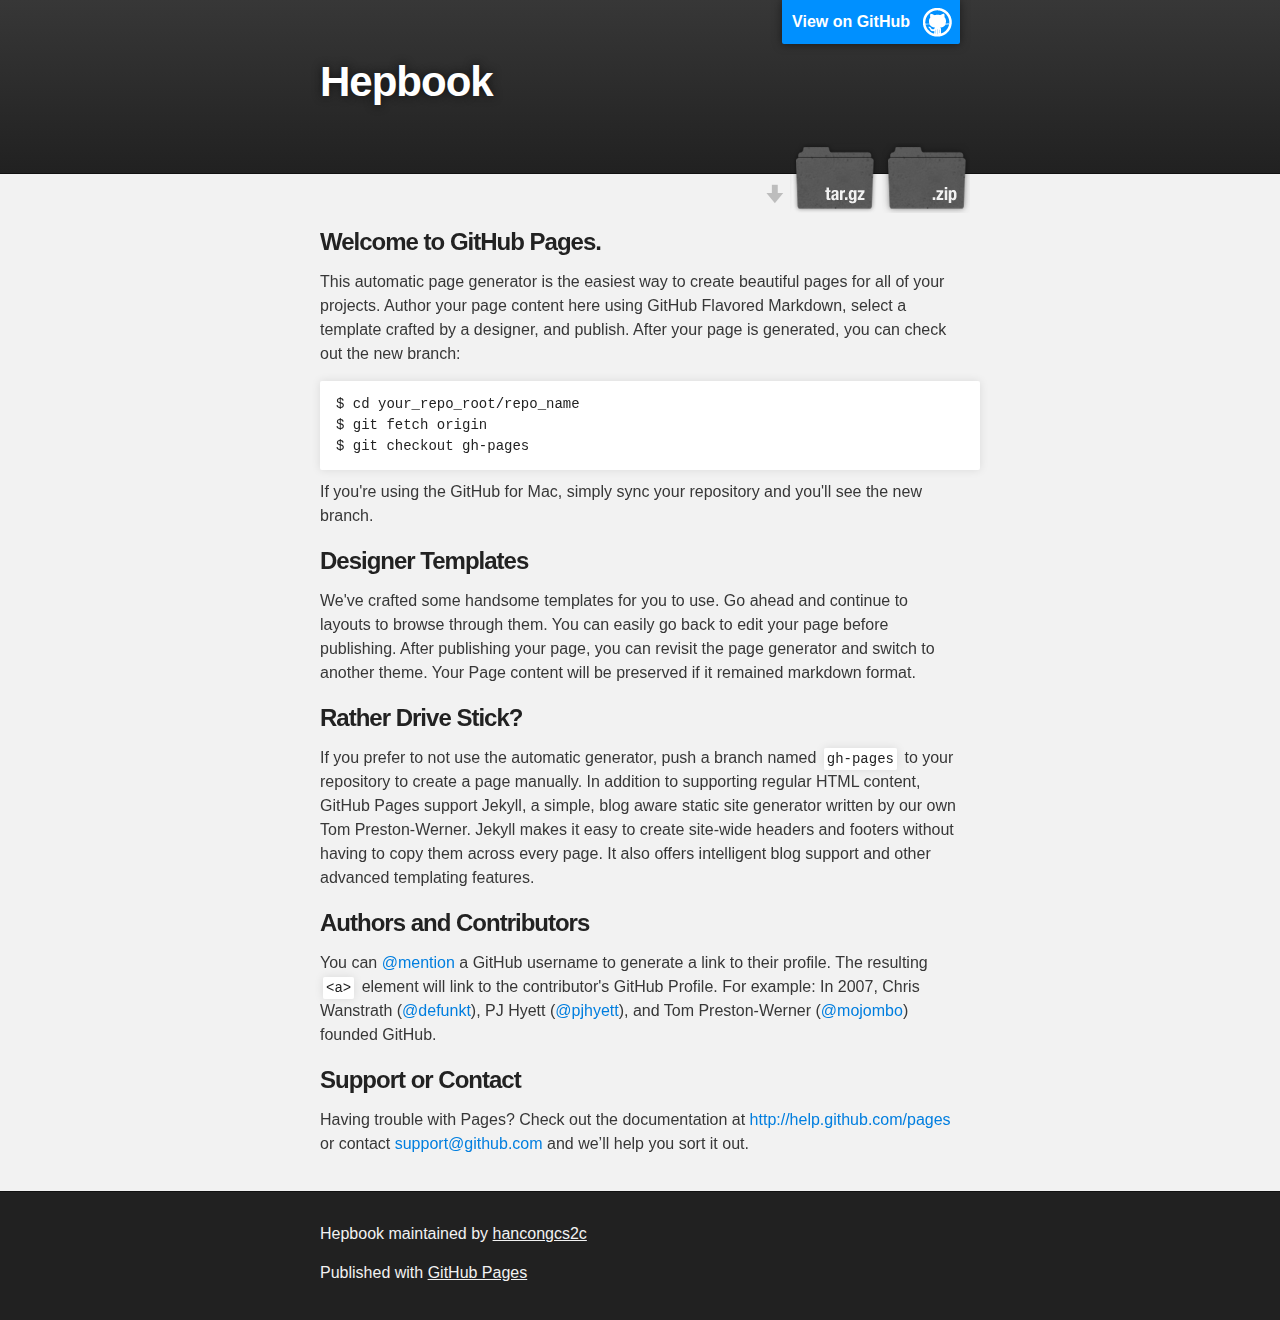
<file: index.html>
<!DOCTYPE html>
<html>

  <head>
    <meta charset='utf-8' />
    <meta http-equiv="X-UA-Compatible" content="chrome=1" />
    <meta name="description" content="Hepbook : " />

    <link rel="stylesheet" type="text/css" media="screen" href="stylesheets/stylesheet.css">

    <title>Hepbook</title>
  </head>

  <body>

    <!-- HEADER -->
    <div id="header_wrap" class="outer">
        <header class="inner">
          <a id="forkme_banner" href="https://github.com/hancongcs2c/hepbook">View on GitHub</a>

          <h1 id="project_title">Hepbook</h1>
          <h2 id="project_tagline"></h2>

            <section id="downloads">
              <a class="zip_download_link" href="https://github.com/hancongcs2c/hepbook/zipball/master">Download this project as a .zip file</a>
              <a class="tar_download_link" href="https://github.com/hancongcs2c/hepbook/tarball/master">Download this project as a tar.gz file</a>
            </section>
        </header>
    </div>

    <!-- MAIN CONTENT -->
    <div id="main_content_wrap" class="outer">
      <section id="main_content" class="inner">
        <h3>
<a name="welcome-to-github-pages" class="anchor" href="#welcome-to-github-pages"><span class="octicon octicon-link"></span></a>Welcome to GitHub Pages.</h3>

<p>This automatic page generator is the easiest way to create beautiful pages for all of your projects. Author your page content here using GitHub Flavored Markdown, select a template crafted by a designer, and publish. After your page is generated, you can check out the new branch:</p>

<pre><code>$ cd your_repo_root/repo_name
$ git fetch origin
$ git checkout gh-pages
</code></pre>

<p>If you're using the GitHub for Mac, simply sync your repository and you'll see the new branch.</p>

<h3>
<a name="designer-templates" class="anchor" href="#designer-templates"><span class="octicon octicon-link"></span></a>Designer Templates</h3>

<p>We've crafted some handsome templates for you to use. Go ahead and continue to layouts to browse through them. You can easily go back to edit your page before publishing. After publishing your page, you can revisit the page generator and switch to another theme. Your Page content will be preserved if it remained markdown format.</p>

<h3>
<a name="rather-drive-stick" class="anchor" href="#rather-drive-stick"><span class="octicon octicon-link"></span></a>Rather Drive Stick?</h3>

<p>If you prefer to not use the automatic generator, push a branch named <code>gh-pages</code> to your repository to create a page manually. In addition to supporting regular HTML content, GitHub Pages support Jekyll, a simple, blog aware static site generator written by our own Tom Preston-Werner. Jekyll makes it easy to create site-wide headers and footers without having to copy them across every page. It also offers intelligent blog support and other advanced templating features.</p>

<h3>
<a name="authors-and-contributors" class="anchor" href="#authors-and-contributors"><span class="octicon octicon-link"></span></a>Authors and Contributors</h3>

<p>You can <a href="https://github.com/blog/821" class="user-mention">@mention</a> a GitHub username to generate a link to their profile. The resulting <code>&lt;a&gt;</code> element will link to the contributor's GitHub Profile. For example: In 2007, Chris Wanstrath (<a href="https://github.com/defunkt" class="user-mention">@defunkt</a>), PJ Hyett (<a href="https://github.com/pjhyett" class="user-mention">@pjhyett</a>), and Tom Preston-Werner (<a href="https://github.com/mojombo" class="user-mention">@mojombo</a>) founded GitHub.</p>

<h3>
<a name="support-or-contact" class="anchor" href="#support-or-contact"><span class="octicon octicon-link"></span></a>Support or Contact</h3>

<p>Having trouble with Pages? Check out the documentation at <a href="http://help.github.com/pages">http://help.github.com/pages</a> or contact <a href="mailto:support@github.com">support@github.com</a> and we’ll help you sort it out.</p>
      </section>
    </div>

    <!-- FOOTER  -->
    <div id="footer_wrap" class="outer">
      <footer class="inner">
        <p class="copyright">Hepbook maintained by <a href="https://github.com/hancongcs2c">hancongcs2c</a></p>
        <p>Published with <a href="http://pages.github.com">GitHub Pages</a></p>
      </footer>
    </div>

    

  </body>
</html>
</file>
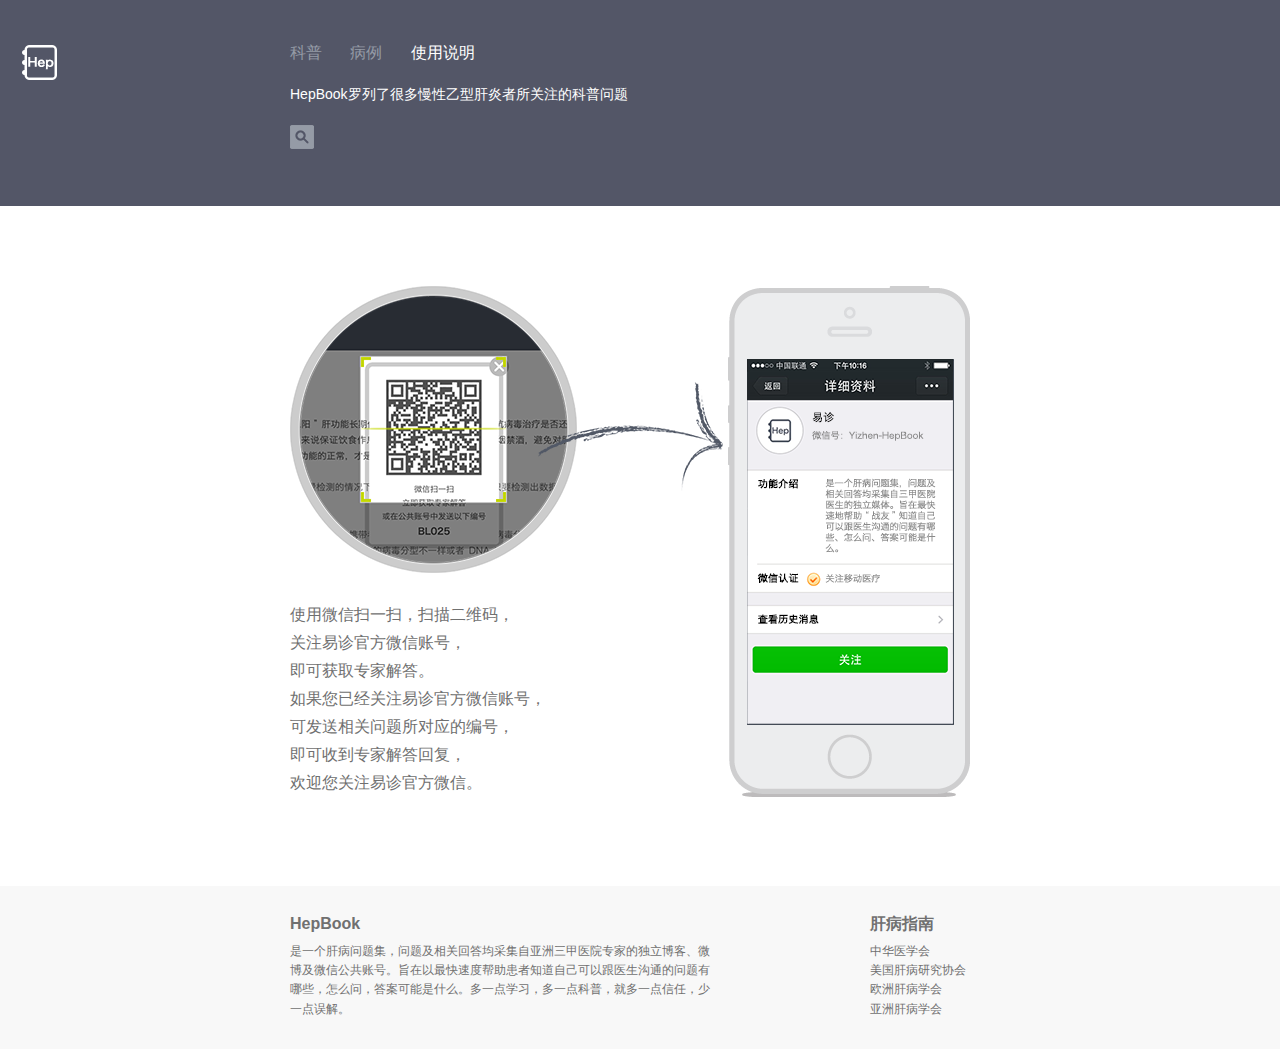
<file: how-to-use.html>
<!DOCTYPE html>
<html>
<head>
  <!-- Standard Meta -->
  <meta charset="utf-8" />
  <meta http-equiv="X-UA-Compatible" content="IE=edge,chrome=1" />
  <meta name="viewport" content="width=device-width, initial-scale=1.0, maximum-scale=1.0" />
  <!-- Site Properities -->
  <title>HepBook</title>

  <link rel="stylesheet" type="text/css" href="css/base.css">
  <link rel="stylesheet" type="text/css" href="css/style.css">

</head>
<body>
<!--header-->
  <div class="header clearfix">
	<p class="hep left"><a href="index.html"  title="hep"></a></p>
	<div class="hep right">
		<p class="nav">
			<a href="index.html">科普</a>
			<a href="">病例</a>
			<a href="how-to-use.html" class="current">使用说明</a>		
		</p>	
		<p class="info">HepBook罗列了很多慢性乙型肝炎者所关注的科普问题</p>
		<form action="list.html">
			<a href="javascript:" class="search-icon"></a><input type="text"selected="selected" name="content">
			<input type="submit" value="search" hidden="hidden">
		</form>
	</div>
	
  </div>
<!--main-->
<div class="main">
<div class="content useway">
    <div class="thumb use clearfix">
	<div class="connect"></div>
	<div class="fl">
		<p class="check"></p>
		<p class="ways">使用微信扫一扫，扫描二维码，
			<br>关注易诊官方微信账号， 
			<br>即可获取专家解答。 
			<br>如果您已经关注易诊官方微信账号， 
			<br>可发送相关问题所对应的编号，
			<br>即可收到专家解答回复，
			<br>欢迎您关注易诊官方微信。</p>
	</div>
	<div class="fl tel"></div>
    </div>
</div>
</div>
<!--footer-->
<div class="footer">
<div class="clearfix">
	<div class="fl">
		<strong>HepBook</strong>
		<p>是一个肝病问题集，问题及相关回答均采集自亚洲三甲医院专家的独立博客、微博及微信公共账号。旨在以最快速度帮助患者知道自己可以跟医生沟通的问题有哪些，怎么问，答案可能是什么。多一点学习，多一点科普，就多一点信任，少一点误解。</p>
	</div>
	<div class="fr">
		<strong>肝病指南</strong>
		<p>
		  <a href="">中华医学会</a> 
		  <a href="">美国肝病研究协会</a> 
		  <a href="">欧洲肝病学会</a> 
		  <a href="">亚洲肝病学会</a> 
		</p>
	</div>
</div>
</div>
  <script src="http://ajax.microsoft.com/ajax/jquery/jquery-2.0.3.min.js"></script>
  <script src="javascript/main.js"></script>
</body>

</html>
</file>
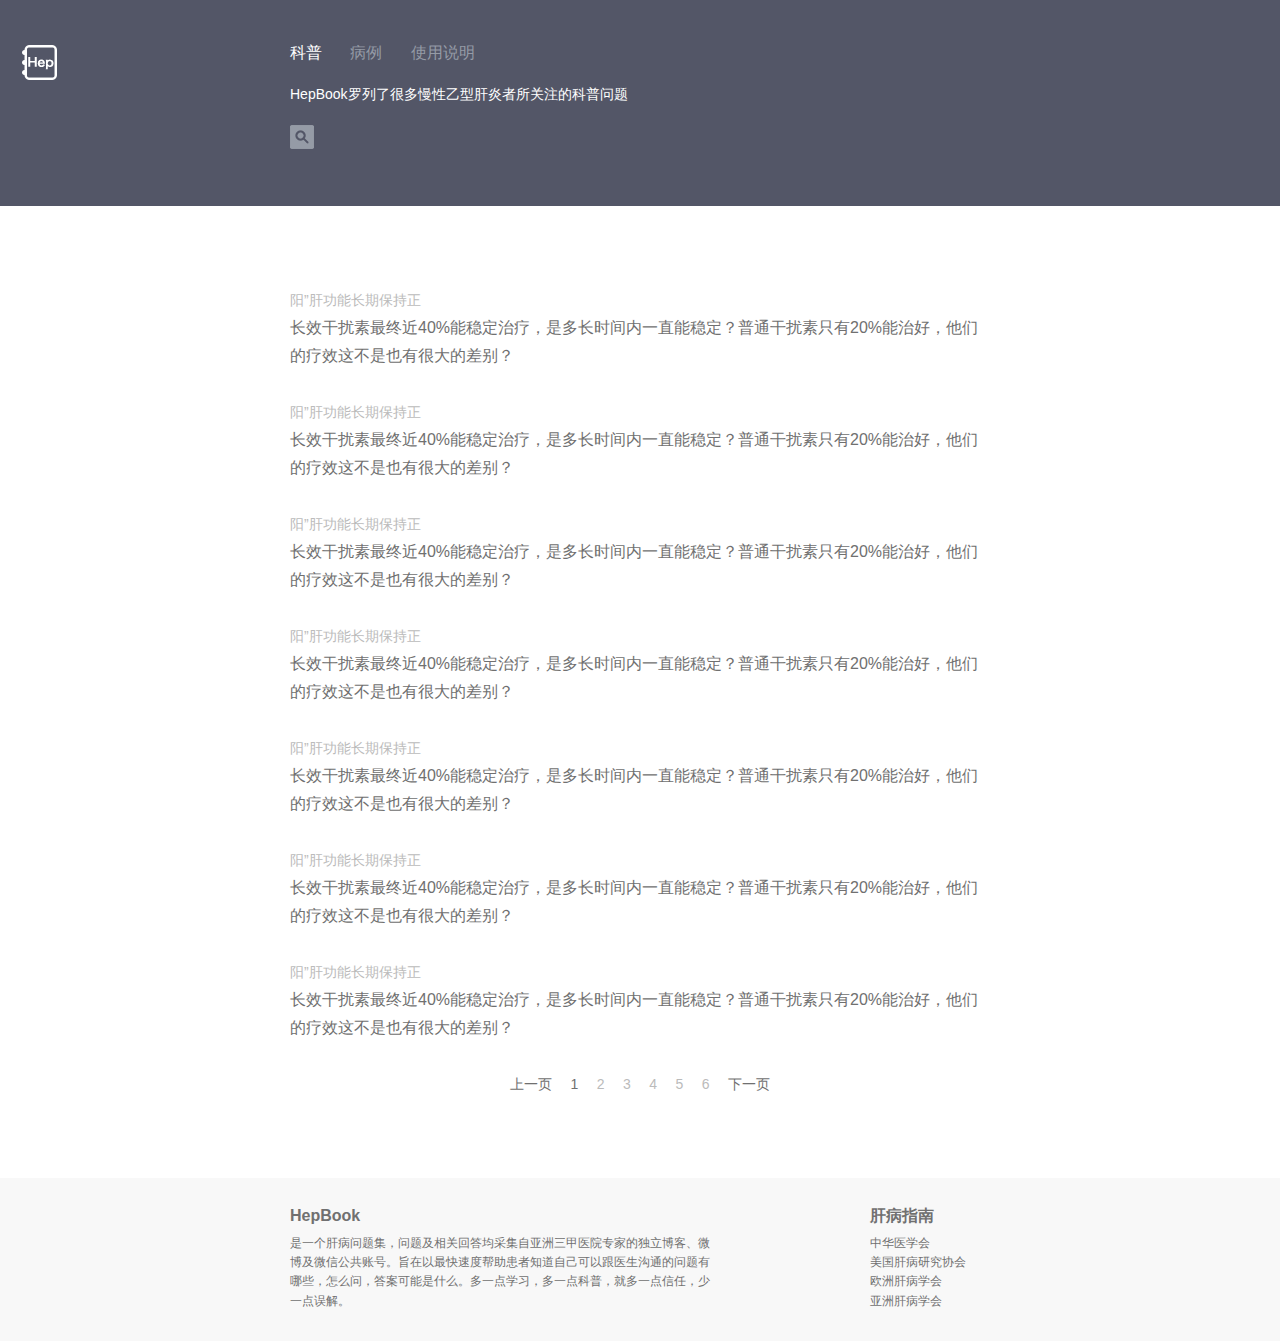
<file: list.html>
<!DOCTYPE html>
<html>
<head>
  <!-- Standard Meta -->
  <meta charset="utf-8" />
  <meta http-equiv="X-UA-Compatible" content="IE=edge,chrome=1" />
  <meta name="viewport" content="width=device-width, initial-scale=1.0, maximum-scale=1.0" />
  <!-- Site Properities -->
  <title>HepBook</title>

  <link rel="stylesheet" type="text/css" href="css/base.css">
  <link rel="stylesheet" type="text/css" href="css/style.css">

</head>
<body>
<!--header-->
  <div class="header clearfix">
	<p class="hep left"><a href="index.html"  title="hep"></a></p>
	<div class="hep right">
		<p class="nav">
			<a href="index.html" class="current">科普</a>
			<a href="">病例</a>
			<a href="how-to-use.html">使用说明</a>		
		</p>	
		<p class="info">HepBook罗列了很多慢性乙型肝炎者所关注的科普问题</p>
		<form action="list.html">
			<a href="javascript:" class="search-icon"></a><input type="text" name="content">
			<input type="submit" value="search" hidden="hidden">
		</form>
	</div>
	
  </div>
<!--main-->
<div class="main">
<div class="content">
    <div class="thumb list clearfix">
	<ul>
		<li>
			<a href="questions.html">阳”肝功能长期保持正</a>
			<p>长效干扰素最终近40%能稳定治疗，是多长时间内一直能稳定？普通干扰素只有20%能治好，他们的疗效这不是也有很大的差别？</p>
		</li>	
		<li>
			<a href="questions.html">阳”肝功能长期保持正</a>
			<p>长效干扰素最终近40%能稳定治疗，是多长时间内一直能稳定？普通干扰素只有20%能治好，他们的疗效这不是也有很大的差别？</p>
		</li>	
		<li>
			<a href="questions.html">阳”肝功能长期保持正</a>
			<p>长效干扰素最终近40%能稳定治疗，是多长时间内一直能稳定？普通干扰素只有20%能治好，他们的疗效这不是也有很大的差别？</p>
		</li>	
		<li>
			<a href="questions.html">阳”肝功能长期保持正</a>
			<p>长效干扰素最终近40%能稳定治疗，是多长时间内一直能稳定？普通干扰素只有20%能治好，他们的疗效这不是也有很大的差别？</p>
		</li>	
		<li>
			<a href="questions.html">阳”肝功能长期保持正</a>
			<p>长效干扰素最终近40%能稳定治疗，是多长时间内一直能稳定？普通干扰素只有20%能治好，他们的疗效这不是也有很大的差别？</p>
		</li>	
		<li>
			<a href="questions.html">阳”肝功能长期保持正</a>
			<p>长效干扰素最终近40%能稳定治疗，是多长时间内一直能稳定？普通干扰素只有20%能治好，他们的疗效这不是也有很大的差别？</p>
		</li>	
		<li>
			<a href="questions.html">阳”肝功能长期保持正</a>
			<p>长效干扰素最终近40%能稳定治疗，是多长时间内一直能稳定？普通干扰素只有20%能治好，他们的疗效这不是也有很大的差别？</p>
		</li>	
	</ul>
	
    </div>
    <div class="pageable">
	<p>
	    <a href="">上一页</a>
	    <a href="" class="current">1</a>
	    <a href="">2</a>
	    <a href="">3</a>
	    <a href="">4</a>
	    <a href="">5</a>
	    <a href="">6</a>
	    <a href="">下一页</a>
	</p>
    </div>
</div>
</div>
<!--footer-->
<div class="footer">
<div class="clearfix">
	<div class="fl">
		<strong>HepBook</strong>
		<p>是一个肝病问题集，问题及相关回答均采集自亚洲三甲医院专家的独立博客、微博及微信公共账号。旨在以最快速度帮助患者知道自己可以跟医生沟通的问题有哪些，怎么问，答案可能是什么。多一点学习，多一点科普，就多一点信任，少一点误解。</p>
	</div>
	<div class="fr">
		<strong>肝病指南</strong>
		<p>
		  <a href="">中华医学会</a> 
		  <a href="">美国肝病研究协会</a> 
		  <a href="">欧洲肝病学会</a> 
		  <a href="">亚洲肝病学会</a> 
		</p>
	</div>
</div>
</div>
  <script src="http://ajax.microsoft.com/ajax/jquery/jquery-2.0.3.min.js"></script>
  <script src="javascript/main.js"></script>
</body>

</html>
</file>
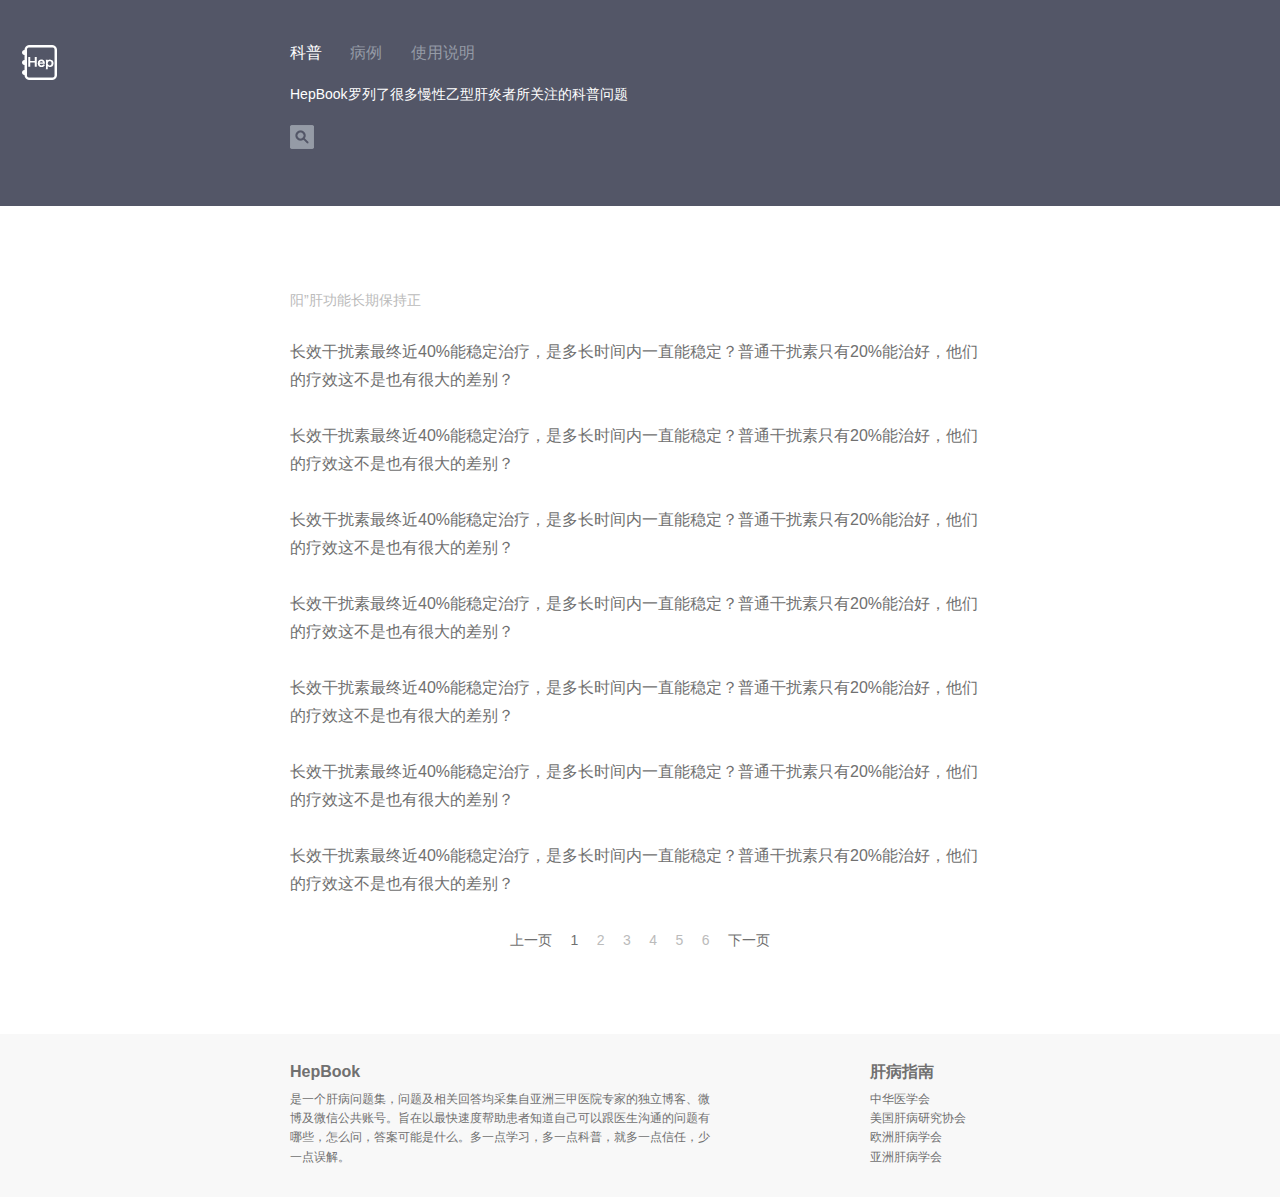
<file: questions.html>
<!DOCTYPE html>
<html>
<head>
  <!-- Standard Meta -->
  <meta charset="utf-8" />
  <meta http-equiv="X-UA-Compatible" content="IE=edge,chrome=1" />
  <meta name="viewport" content="width=device-width, initial-scale=1.0, maximum-scale=1.0" />
  <!-- Site Properities -->
  <title>HepBook</title>

  <link rel="stylesheet" type="text/css" href="css/base.css">
  <link rel="stylesheet" type="text/css" href="css/style.css">

</head>
<body>
<!--header-->
  <div class="header clearfix">
	<p class="hep left"><a href="index.html"  title="hep"></a></p>
	<div class="hep right">
		<p class="nav">
			<a href="index.html" class="current">科普</a>
			<a href="">病例</a>
			<a href="how-to-use.html">使用说明</a>		
		</p>	
		<p class="info">HepBook罗列了很多慢性乙型肝炎者所关注的科普问题</p>
		<form action="list.html">
			<a href="javascript:" class="search-icon"></a><input type="text" name="content">
			<input type="submit" value="search" hidden="hidden">
		</form>
	</div>
	
  </div>
   <!--二维码-->
<div class="code clearfix">
	<a href="javascript:" class="closecode fr"></a>
	<img src="images/code.png">
	<p>微信扫一扫
	   <br>立即获取专家解答
	   <br>或在公共账号中发送以下编号
	   <br><strong>BL025</strong>
	</p>
</div>
<!--main-->
<div class="main">
<div class="content">
    <div class="thumb list clearfix">
	<h2>阳”肝功能长期保持正</h2>
	<ul>
		<li>
		长效干扰素最终近40%能稳定治疗，是多长时间内一直能稳定？普通干扰素只有20%能治好，他们的疗效这不是也有很大的差别？
		</li>	
		<li>
		长效干扰素最终近40%能稳定治疗，是多长时间内一直能稳定？普通干扰素只有20%能治好，他们的疗效这不是也有很大的差别？
		</li>	
		<li>
		长效干扰素最终近40%能稳定治疗，是多长时间内一直能稳定？普通干扰素只有20%能治好，他们的疗效这不是也有很大的差别？
		</li>	
		<li>
		长效干扰素最终近40%能稳定治疗，是多长时间内一直能稳定？普通干扰素只有20%能治好，他们的疗效这不是也有很大的差别？
		</li>	
		<li>
	长效干扰素最终近40%能稳定治疗，是多长时间内一直能稳定？普通干扰素只有20%能治好，他们的疗效这不是也有很大的差别？
		</li>	
		<li>
长效干扰素最终近40%能稳定治疗，是多长时间内一直能稳定？普通干扰素只有20%能治好，他们的疗效这不是也有很大的差别？
		</li>	
		<li>
			长效干扰素最终近40%能稳定治疗，是多长时间内一直能稳定？普通干扰素只有20%能治好，他们的疗效这不是也有很大的差别？
		</li>	
	</ul>
	
    </div>
    <div class="pageable">
	<p>
	    <a href="">上一页</a>
	    <a href="" class="current">1</a>
	    <a href="">2</a>
	    <a href="">3</a>
	    <a href="">4</a>
	    <a href="">5</a>
	    <a href="">6</a>
	    <a href="">下一页</a>
	</p>
    </div>
</div>
</div>
<!--footer-->
<div class="footer">
<div class="clearfix">
	<div class="fl">
		<strong>HepBook</strong>
		<p>是一个肝病问题集，问题及相关回答均采集自亚洲三甲医院专家的独立博客、微博及微信公共账号。旨在以最快速度帮助患者知道自己可以跟医生沟通的问题有哪些，怎么问，答案可能是什么。多一点学习，多一点科普，就多一点信任，少一点误解。</p>
	</div>
	<div class="fr">
		<strong>肝病指南</strong>
		<p>
		  <a href="">中华医学会</a> 
		  <a href="">美国肝病研究协会</a> 
		  <a href="">欧洲肝病学会</a> 
		  <a href="">亚洲肝病学会</a> 
		</p>
	</div>
</div>
</div>
  <script src="http://ajax.microsoft.com/ajax/jquery/jquery-2.0.3.min.js"></script>
  <script src="javascript/main.js"></script>
</body>

</html>
</file>
<file: stylesheets/stylesheet.css>
/*******************************************************************************
Slate Theme for GitHub Pages
by Jason Costello, @jsncostello
*******************************************************************************/

@import url(pygment_trac.css);

/*******************************************************************************
MeyerWeb Reset
*******************************************************************************/

html, body, div, span, applet, object, iframe,
h1, h2, h3, h4, h5, h6, p, blockquote, pre,
a, abbr, acronym, address, big, cite, code,
del, dfn, em, img, ins, kbd, q, s, samp,
small, strike, strong, sub, sup, tt, var,
b, u, i, center,
dl, dt, dd, ol, ul, li,
fieldset, form, label, legend,
table, caption, tbody, tfoot, thead, tr, th, td,
article, aside, canvas, details, embed,
figure, figcaption, footer, header, hgroup,
menu, nav, output, ruby, section, summary,
time, mark, audio, video {
  margin: 0;
  padding: 0;
  border: 0;
  font: inherit;
  vertical-align: baseline;
}

/* HTML5 display-role reset for older browsers */
article, aside, details, figcaption, figure,
footer, header, hgroup, menu, nav, section {
  display: block;
}

ol, ul {
  list-style: none;
}

table {
  border-collapse: collapse;
  border-spacing: 0;
}

/*******************************************************************************
Theme Styles
*******************************************************************************/

body {
  box-sizing: border-box;
  color:#373737;
  background: #212121;
  font-size: 16px;
  font-family: 'Myriad Pro', Calibri, Helvetica, Arial, sans-serif;
  line-height: 1.5;
  -webkit-font-smoothing: antialiased;
}

h1, h2, h3, h4, h5, h6 {
  margin: 10px 0;
  font-weight: 700;
  color:#222222;
  font-family: 'Lucida Grande', 'Calibri', Helvetica, Arial, sans-serif;
  letter-spacing: -1px;
}

h1 {
  font-size: 36px;
  font-weight: 700;
}

h2 {
  padding-bottom: 10px;
  font-size: 32px;
  background: url('../images/bg_hr.png') repeat-x bottom;
}

h3 {
  font-size: 24px;
}

h4 {
  font-size: 21px;
}

h5 {
  font-size: 18px;
}

h6 {
  font-size: 16px;
}

p {
  margin: 10px 0 15px 0;
}

footer p {
  color: #f2f2f2;
}

a {
  text-decoration: none;
  color: #007edf;
  text-shadow: none;

  transition: color 0.5s ease;
  transition: text-shadow 0.5s ease;
  -webkit-transition: color 0.5s ease;
  -webkit-transition: text-shadow 0.5s ease;
  -moz-transition: color 0.5s ease;
  -moz-transition: text-shadow 0.5s ease;
  -o-transition: color 0.5s ease;
  -o-transition: text-shadow 0.5s ease;
  -ms-transition: color 0.5s ease;
  -ms-transition: text-shadow 0.5s ease;
}

a:hover, a:focus {text-decoration: underline;}

footer a {
  color: #F2F2F2;
  text-decoration: underline;
}

em {
  font-style: italic;
}

strong {
  font-weight: bold;
}

img {
  position: relative;
  margin: 0 auto;
  max-width: 739px;
  padding: 5px;
  margin: 10px 0 10px 0;
  border: 1px solid #ebebeb;

  box-shadow: 0 0 5px #ebebeb;
  -webkit-box-shadow: 0 0 5px #ebebeb;
  -moz-box-shadow: 0 0 5px #ebebeb;
  -o-box-shadow: 0 0 5px #ebebeb;
  -ms-box-shadow: 0 0 5px #ebebeb;
}

p img {
  display: inline;
  margin: 0;
  padding: 0;
  vertical-align: middle;
  text-align: center;
  border: none;
}

pre, code {
  width: 100%;
  color: #222;
  background-color: #fff;

  font-family: Monaco, "Bitstream Vera Sans Mono", "Lucida Console", Terminal, monospace;
  font-size: 14px;

  border-radius: 2px;
  -moz-border-radius: 2px;
  -webkit-border-radius: 2px;
}

pre {
  width: 100%;
  padding: 10px;
  box-shadow: 0 0 10px rgba(0,0,0,.1);
  overflow: auto;
}

code {
  padding: 3px;
  margin: 0 3px;
  box-shadow: 0 0 10px rgba(0,0,0,.1);
}

pre code {
  display: block;
  box-shadow: none;
}

blockquote {
  color: #666;
  margin-bottom: 20px;
  padding: 0 0 0 20px;
  border-left: 3px solid #bbb;
}


ul, ol, dl {
  margin-bottom: 15px
}

ul {
  list-style: inside;
  padding-left: 20px;
}

ol {
  list-style: decimal inside;
  padding-left: 20px;
}

dl dt {
  font-weight: bold;
}

dl dd {
  padding-left: 20px;
  font-style: italic;
}

dl p {
  padding-left: 20px;
  font-style: italic;
}

hr {
  height: 1px;
  margin-bottom: 5px;
  border: none;
  background: url('../images/bg_hr.png') repeat-x center;
}

table {
  border: 1px solid #373737;
  margin-bottom: 20px;
  text-align: left;
 }

th {
  font-family: 'Lucida Grande', 'Helvetica Neue', Helvetica, Arial, sans-serif;
  padding: 10px;
  background: #373737;
  color: #fff;
 }

td {
  padding: 10px;
  border: 1px solid #373737;
 }

form {
  background: #f2f2f2;
  padding: 20px;
}

/*******************************************************************************
Full-Width Styles
*******************************************************************************/

.outer {
  width: 100%;
}

.inner {
  position: relative;
  max-width: 640px;
  padding: 20px 10px;
  margin: 0 auto;
}

#forkme_banner {
  display: block;
  position: absolute;
  top:0;
  right: 10px;
  z-index: 10;
  padding: 10px 50px 10px 10px;
  color: #fff;
  background: url('../images/blacktocat.png') #0090ff no-repeat 95% 50%;
  font-weight: 700;
  box-shadow: 0 0 10px rgba(0,0,0,.5);
  border-bottom-left-radius: 2px;
  border-bottom-right-radius: 2px;
}

#header_wrap {
  background: #212121;
  background: -moz-linear-gradient(top, #373737, #212121);
  background: -webkit-linear-gradient(top, #373737, #212121);
  background: -ms-linear-gradient(top, #373737, #212121);
  background: -o-linear-gradient(top, #373737, #212121);
  background: linear-gradient(top, #373737, #212121);
}

#header_wrap .inner {
  padding: 50px 10px 30px 10px;
}

#project_title {
  margin: 0;
  color: #fff;
  font-size: 42px;
  font-weight: 700;
  text-shadow: #111 0px 0px 10px;
}

#project_tagline {
  color: #fff;
  font-size: 24px;
  font-weight: 300;
  background: none;
  text-shadow: #111 0px 0px 10px;
}

#downloads {
  position: absolute;
  width: 210px;
  z-index: 10;
  bottom: -40px;
  right: 0;
  height: 70px;
  background: url('../images/icon_download.png') no-repeat 0% 90%;
}

.zip_download_link {
  display: block;
  float: right;
  width: 90px;
  height:70px;
  text-indent: -5000px;
  overflow: hidden;
  background: url(../images/sprite_download.png) no-repeat bottom left;
}

.tar_download_link {
  display: block;
  float: right;
  width: 90px;
  height:70px;
  text-indent: -5000px;
  overflow: hidden;
  background: url(../images/sprite_download.png) no-repeat bottom right;
  margin-left: 10px;
}

.zip_download_link:hover {
  background: url(../images/sprite_download.png) no-repeat top left;
}

.tar_download_link:hover {
  background: url(../images/sprite_download.png) no-repeat top right;
}

#main_content_wrap {
  background: #f2f2f2;
  border-top: 1px solid #111;
  border-bottom: 1px solid #111;
}

#main_content {
  padding-top: 40px;
}

#footer_wrap {
  background: #212121;
}



/*******************************************************************************
Small Device Styles
*******************************************************************************/

@media screen and (max-width: 480px) {
  body {
    font-size:14px;
  }

  #downloads {
    display: none;
  }

  .inner {
    min-width: 320px;
    max-width: 480px;
  }

  #project_title {
  font-size: 32px;
  }

  h1 {
    font-size: 28px;
  }

  h2 {
    font-size: 24px;
  }

  h3 {
    font-size: 21px;
  }

  h4 {
    font-size: 18px;
  }

  h5 {
    font-size: 14px;
  }

  h6 {
    font-size: 12px;
  }

  code, pre {
    min-width: 320px;
    max-width: 480px;
    font-size: 11px;
  }

}
</file>
<file: css/base.css>
@charset "utf-8";
body,div,dl,dt,dd,ul,ol,li,h1,h2,h3,h4,h5,h6,pre,form,fieldset,input,textarea,p,blockquote,th,td {
margin:0;
padding:0;
}
table {
border-collapse:collapse;
border-spacing:0;
}
fieldset,img {
border:0;
}
address,caption,cite,code,dfn,em,strong,th,var {
font-style:normal;
font-weight:normal;
}
ol,ul {
list-style:none;
}
caption,th {
text-align:left;
}
h1,h2,h3,h4,h5,h6 {
font-size:100%;
font-weight:normal;
}
q:before,q:after {
content:'';
}
abbr,acronym { border:0;
}
</file>
<file: css/style.css>
@charset "utf-8";
body,input{
	font-family:"Classic Grotesque W01","Helvetica Neue",Arial,"Hiragino Sans GB","Microsoft YaHei","WenQuanYi Micro Hei",sans-serif;
	font-size:16px;
	color:#707070;
}
a{
	font-size:14px;
	color:#bbbbbb;
	text-decoration:none;
	display:inline-block;
}
p,a{
	line-height:28px;
}
.fl{
	float:left;
}
.fr{
	float:right;
}
.clearfix:after{
	content:".";
	display:block;
	height:0;
	clear:both;
	visibility:hidden;
}
.header{
	background:#535667;
	color:#fff;
	height:206px;
}

.header a{
	font-size:16px;
	color:#959ba6;
}
.header a:hover{
	color:#797f8b;
	opacity:.6;
}
.header a.current{
	color:#fff;
}

.hep.left{
	position:absolute;
	top:45px;
	left:22px;
}
.hep.right{
	width:700px;
	margin:0 auto;
}
.hep.left a{
	background:url(../images/hep.png) no-repeat;
	width:35px;
	height:35px;
}
p.info{
	font-size:14px;
	padding-bottom: 17px;
}
p.nav{
	padding-top: 39px;
	padding-bottom: 13px;
	font-size:16px;
}
p.nav a{
	margin-right:1.5em;
}

.search-icon{
	width:24px;
	height:24px;
	background:url(../images/search.png) no-repeat;
}
.search-icon.reverse{
	background:none;
}

.search-icon+input{
	height:22px;
	border:0;
	border-radius:3px;
	padding:1px 8px;
	display:none;
	font-size:14px;
	outline:0;
}

.search-icon+input:focus{
	border:0;
	box-shadow:0 0 0 transparent;
	-webkit-box-shadow:0 0 0 transparent;
	-moz-box-shadow:0 0 0 transparent;
}
.search-icon.reverse+input{
	position:relative;
	left:-24px;
	top:-6px;
	padding-left:24px;
	background:#fff url(../images/sear.png) no-repeat;
	background-position: 4px 4px;
}
/**main**/
.content{
	width:700px;
	margin:80px auto;
	line-height:28px;
}
.content.useway{
	margin:80px auto 0;
}
.content p,.content >a{
	line-height:28px;
}
.content p:hover,.content a:hover{
	opacity:.6;
}
p.ways:hover{
	opacity:1;
}

.thumb>a{
	margin-bottom:24px;
}
.thumb.clearfix p,.thumb.clearfix li{
	cursor:pointer;
}
.thumb.use.clearfix p{
	cursor:auto;
}

h2{
	font-size:14px;
	margin-bottom: 24px;
	line-height: 28px;
	color: #bbbbbb;
	}
	
.thumb a.fr{
	margin:1.5em 0;
	margin-bottom:56px;
	border-top:1px solid #ddd;
	border-bottom:1px solid #ddd;
	display: block;
	width: 100%;
	text-align: right;
	color: #707070;
	height: 40px;
	line-height: 40px;
}
.thumb a.fr:after{
	content:url('../images/arr.png');
	display:inline-block;
	margin-left:8px;
}
/**content--list**/
.content ul li p a{
	font-size:14px;
	color:#707070;
}
.content ul li,.thumb p{
	margin-bottom:28px;
}
.ques-cat{
	margin-bottom:2em;
}
.pageable{
	text-align:center;
}
.pageable p:hover{
	opacity:1;
}
.pageable a{
	margin:0 .5em;
}
.pageable a.current,.pageable a:first-child,.pageable a:last-child{
	color:#707070;
}
/*code*/
.code{
	z-index:100;
	background:url('../images/code-bg.png') no-repeat;
	background-size: 253px auto;
	text-align:center;
	width:254px;
	height:338px;
	position:fixed;
	left:45%;
	top:200px;
	line-height:24px;
	font-size:14px;
	color:#505050;
	display:none;
}
.code p{
	line-height:22px;
}
.code strong{
	font-weight:bold;
	font-size:18px;
	display:inline-block;
	margin-top:.5em;
}
.code img{
	margin-top:3em;
}
.closecode{
	width:30px;
	height:30px;
	position:absolute;
	left:230px;
}
/**content--how-to-use**/
.use{
	min-width:680px;
	max-width:680px;
}
.use .fl{
	width:50%;
}
.check{
	background:url(../images/check.png) no-repeat left top;
	height:287px;
	width:287px;
}
.use .tel{
	height:600px;
	background:url('../images/tel.png') no-repeat top right ;
}

.connect{
	background: url('../images/arr2.png') no-repeat center;
	z-index: 100;
	width: 680px;
	height: 300px;
	position: absolute;
}
/**footer**/
.footer{
	background-color:#f8f8f8;
	font-size:12px;
}
.footer>div{
	width:700px;
	margin:0 auto;
	padding-top:30px;
	padding-bottom:30px;
}
.footer strong{
	font-size:16px;
	line-height:1em;
	display: inline-block;
	margin-bottom: 10px;
}
.footer p{
	line-height:1.6em;
}
.footer a{
	font-size:12px;
	line-height:1.6em;
	color: #707070;
}
.footer .fl{
	width:430px;
}
.footer .fr{
	width:120px;
}
.footer strong{
	font-weight:bold;
}

//Retina css
@media only screen and (-webkit-min-device-pixel-ratio: 2) {
.hep.left{
	top:90px;
	left:45px;
}
.hep.right{
	width:1400px;
}
.hep.left a{
	background:url(../images/hep@2.png) no-repeat;
	background-size:35px auto;
}
p.info{
	padding-bottom:40px;
}
p.nav{
	padding-top:84px;
	padding-bottom:38px;
}
.search-icon{
	background:url(../images/search@2.png) no-repeat;
	background-size:24px auto;
}
.search-icon.reverse+input{
	background:#fff url(../images/sear@2.png) no-repeat;
	background-size:24px auto;
}
.content{
	width:1400px;
	margin:160px auto;
}
.code{
	z-index:100;
	background:url('../images/code-bg@2.png') no-repeat;
	background-size: 253px auto;
}
.thumb>a{
	margin-bottom:54px;
}
.thumb a.fr{
	height: 80px;
	line-height: 80px;
	margin-bottom:112px;
}
.thumb a.fr:after{
	content:url('../images/arr@2.png');
	width:12px;
	height:12px;
}
.content ul li{
	margin-bottom:68px;
}

.footer>div{
	width:1400px;
	padding-top:60px;
}	
.check{
	background:url(../images/check@2.png) no-repeat left top;
	background-size:287px auto;
}
.use .tel{
	background:url('../images/tel@2.png') no-repeat top right ;
	background-size:242px auto;
}

.connect{
	background: url('../images/arr2@2.png') no-repeat center;
	background-size:185px auto;
}
}
</file>
